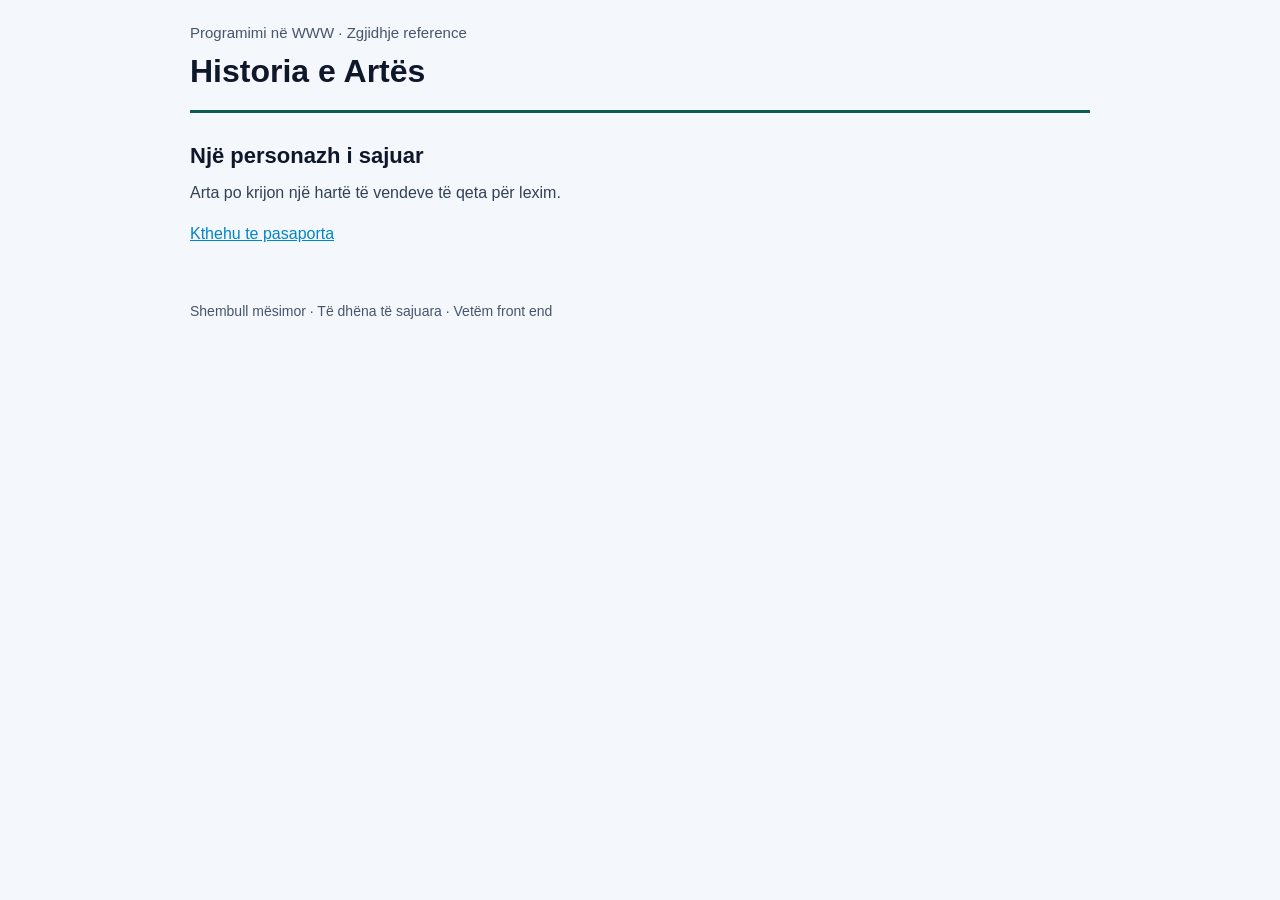
<file: index.html>
<!DOCTYPE html>
<html lang="sq">
<head>
    <meta charset="UTF-8">
    <meta name="viewport" content="width=device-width, initial-scale=1.0">
    <title>Historia e Artës</title>
    <link rel="stylesheet" href="style.css">
</head>
<body>

    <div class="container">
        <p class="header-top">Programimi në WWW &middot; Zgjidhje reference</p>
        <h1 class="main-title">Historia e Artës</h1>

        <hr class="divider">

        <main>
            <h2 class="section-title">Një personazh i sajuar</h2>
            <p class="text-content">Arta po krijon një hartë të vendeve të qeta për lexim.</p>

            <a href="pasaporta.html" class="content-link">Kthehu te pasaporta</a>
        </main>

        <p class="footer-text">Shembull mësimor &middot; Të dhëna të sajuara &middot; Vetëm front end</p>
    </div>

</body>
</html>
</file>
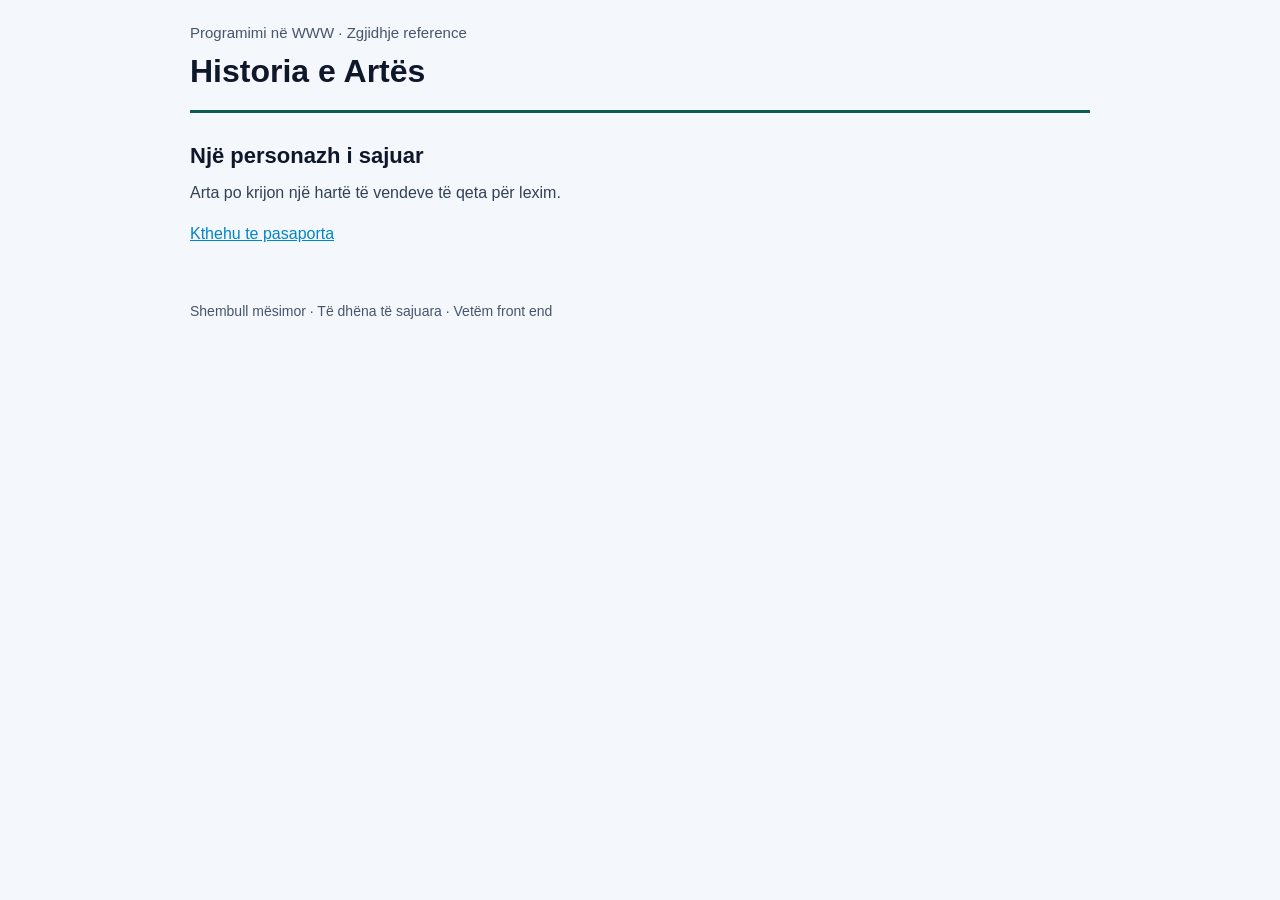
<file: Java I/index.html>
<!DOCTYPE html>
<html lang="sq">
<head>
    <meta charset="UTF-8">
    <meta name="viewport" content="width=device-width, initial-scale=1.0">
    <title>Historia e Artës</title>
    <link rel="stylesheet" href="style.css">
</head>
<body>

    <div class="container">
        <p class="header-top">Programimi në WWW &middot; Zgjidhje reference</p>
        <h1 class="main-title">Historia e Artës</h1>

        <hr class="divider">

        <main>
            <h2 class="section-title">Një personazh i sajuar</h2>
            <p class="text-content">Arta po krijon një hartë të vendeve të qeta për lexim.</p>

            <a href="rreth.html" class="content-link">Kthehu te pasaporta</a>
        </main>

        <p class="footer-text">Shembull mësimor &middot; Të dhëna të sajuara &middot; Vetëm front end</p>
    </div>

</body>
</html>
</file>
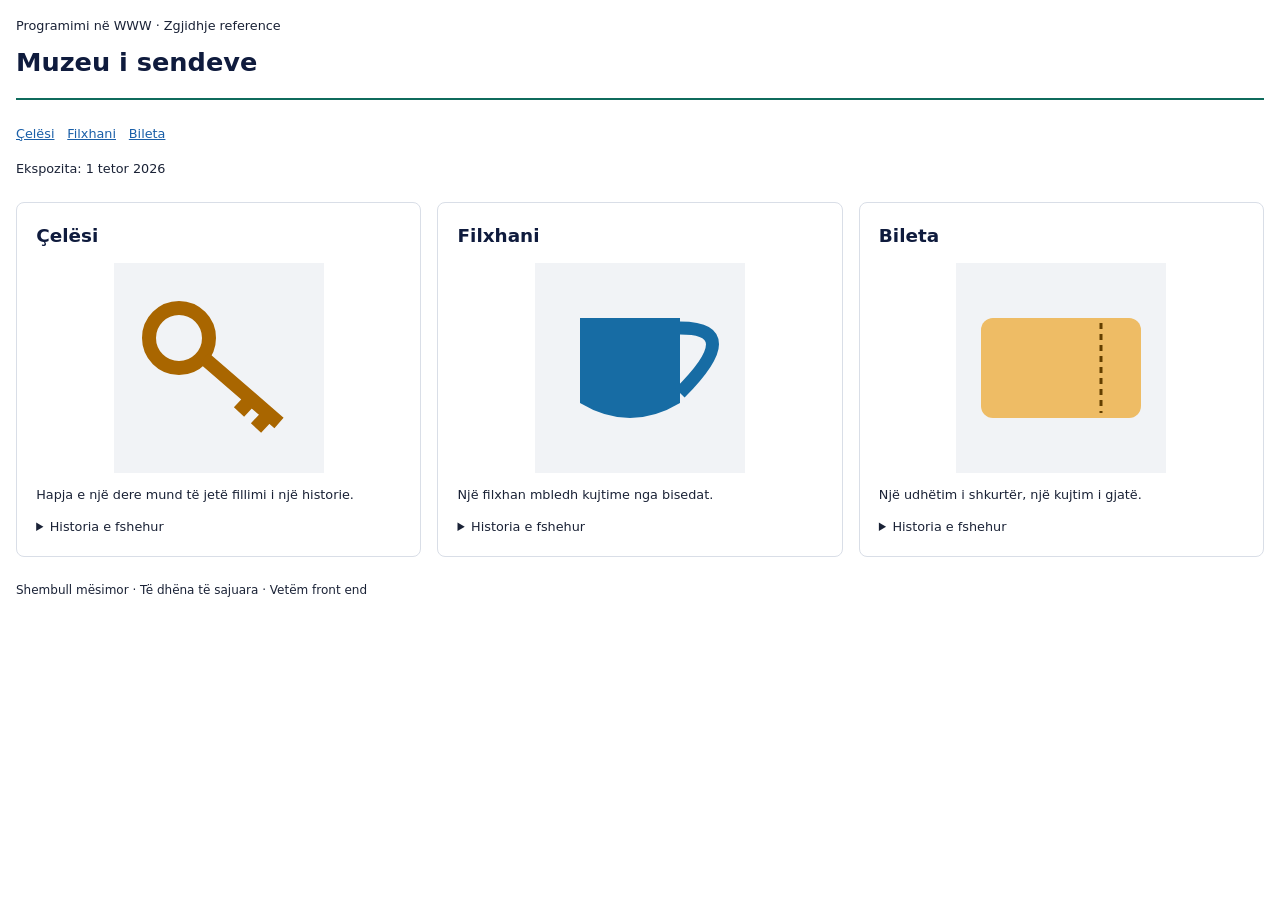
<file: Java II/index.html>
<!doctype html>
<html lang="sq">
  <head>
    <meta charset="UTF-8" />
    <meta name="viewport" content="width=device-width, initial-scale=1" />
    <title>Muzeu i sendeve të zakonshme</title>
    <link rel="stylesheet" href="style.css" />
  </head>
  <body>
    <a class="skip" href="#main">Kalo te përmbajtja</a>
    <header>
      <p>Programimi në WWW · Zgjidhje reference</p>
      <h1>Muzeu i sendeve</h1>
    </header>
    <nav aria-label="Seksionet">
      <a href="#celesi">Çelësi</a>
      <a href="#filxhani">Filxhani</a>
      <a href="#bileta">Bileta</a>
    </nav>
    <main id="main">
      <p class="expo">Ekspozita: <time datetime="2026-10-01">1 tetor 2026</time></p>

      <div class="cards">
        <article class="card" id="celesi">
          <h2>Çelësi</h2>
          <figure>
            <img src="celesi.svg" alt="Një çelës i vjetër me kokë të rrumbullakët" width="210" height="210" />
            <figcaption>Hapja e një dere mund të jetë fillimi i një historie.</figcaption>
          </figure>
          <details>
            <summary>Historia e fshehur</summary>
            <p>Ky çelës u gjet në një sirtar, pa e ditur askush çfarë dere hapte.</p>
          </details>
        </article>

        <article class="card" id="filxhani">
          <h2>Filxhani</h2>
          <figure>
            <img src="filxhani.svg" alt="Një filxhan blu me vesh" width="210" height="210" />
            <figcaption>Një filxhan mbledh kujtime nga bisedat.</figcaption>
          </figure>
          <details>
            <summary>Historia e fshehur</summary>
            <p>Çdo mëngjes ky filxhan ka qenë pjesë e bisedës së parë të ditës.</p>
          </details>
        </article>

        <article class="card" id="bileta">
          <h2>Bileta</h2>
          <figure>
            <img src="bileta.svg" alt="Një biletë e verdhë me vijë të ndërprerë" width="210" height="210" />
            <figcaption>Një udhëtim i shkurtër, një kujtim i gjatë.</figcaption>
          </figure>
          <details>
            <summary>Historia e fshehur</summary>
            <p>Kjo biletë u ruajt pas një udhëtimi të shkurtër që nuk u harrua kurrë.</p>
          </details>
        </article>
      </div>
    </main>
    <footer>Shembull mësimor · Të dhëna të sajuara · Vetëm front end</footer>
  </body>
</html>
</file>
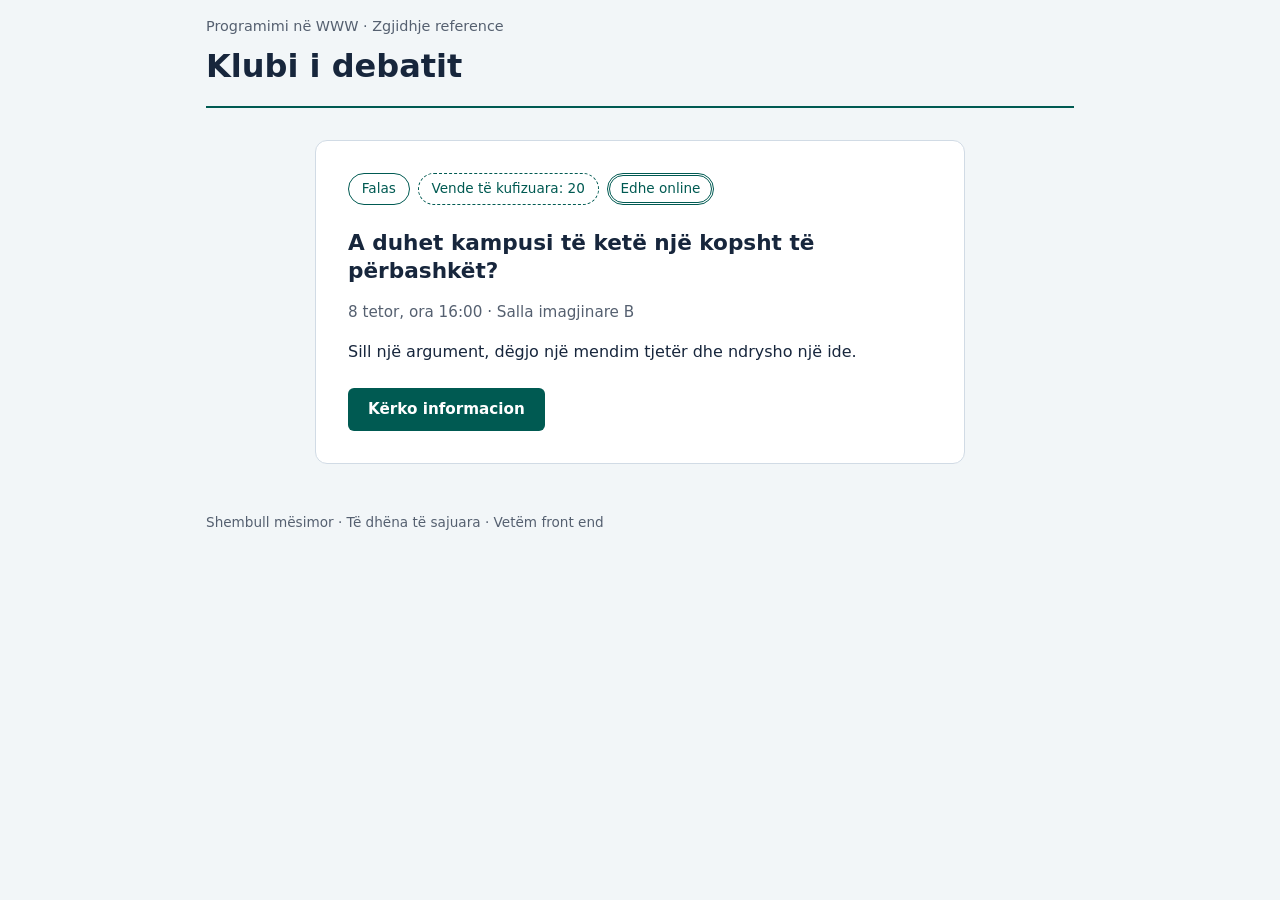
<file: Java III/index.html>
<!doctype html>
<html lang="sq">
  <head>
    <meta charset="UTF-8" />
    <meta name="viewport" content="width=device-width, initial-scale=1.0" />
    <title>Klinika e CSS: shpëto afishen</title>
    <link rel="stylesheet" href="style.css" />
  </head>
  <body>
    

    <header class="site-header">
      <p class="subtitle">Programimi në WWW · Zgjidhje reference</p>
      <h1 class="main-title">Klubi i debatit</h1>
    </header>

    <main id="main">
      <article class="poster-card">
        <!-- Tri etiketa të dallueshme edhe pa u bazuar te ngjyra -->
        <div class="tags-container">
          <span class="tag tag-free">Falas</span>
          <span class="tag tag-limited">Vende të kufizuara: 20</span>
          <span class="tag tag-online">Edhe online</span>
        </div>

        <h2 class="poster-title">
          A duhet kampusi të ketë një kopsht të përbashkët?
        </h2>

        <p class="poster-meta">
          8 tetor, ora 16:00 · Salla imagjinare B
        </p>

        <p class="poster-description">
          Sill një argument, dëgjo një mendim tjetër dhe ndrysho një ide.
        </p>

        <a href="#regjistrohu" class="btn-primary">Kërko informacion</a>
      </article>
    </main>

    <footer class="site-footer">
      Shembull mësimor · Të dhëna të sajuara · Vetëm front end
    </footer>
  </body>
</html>
</file>
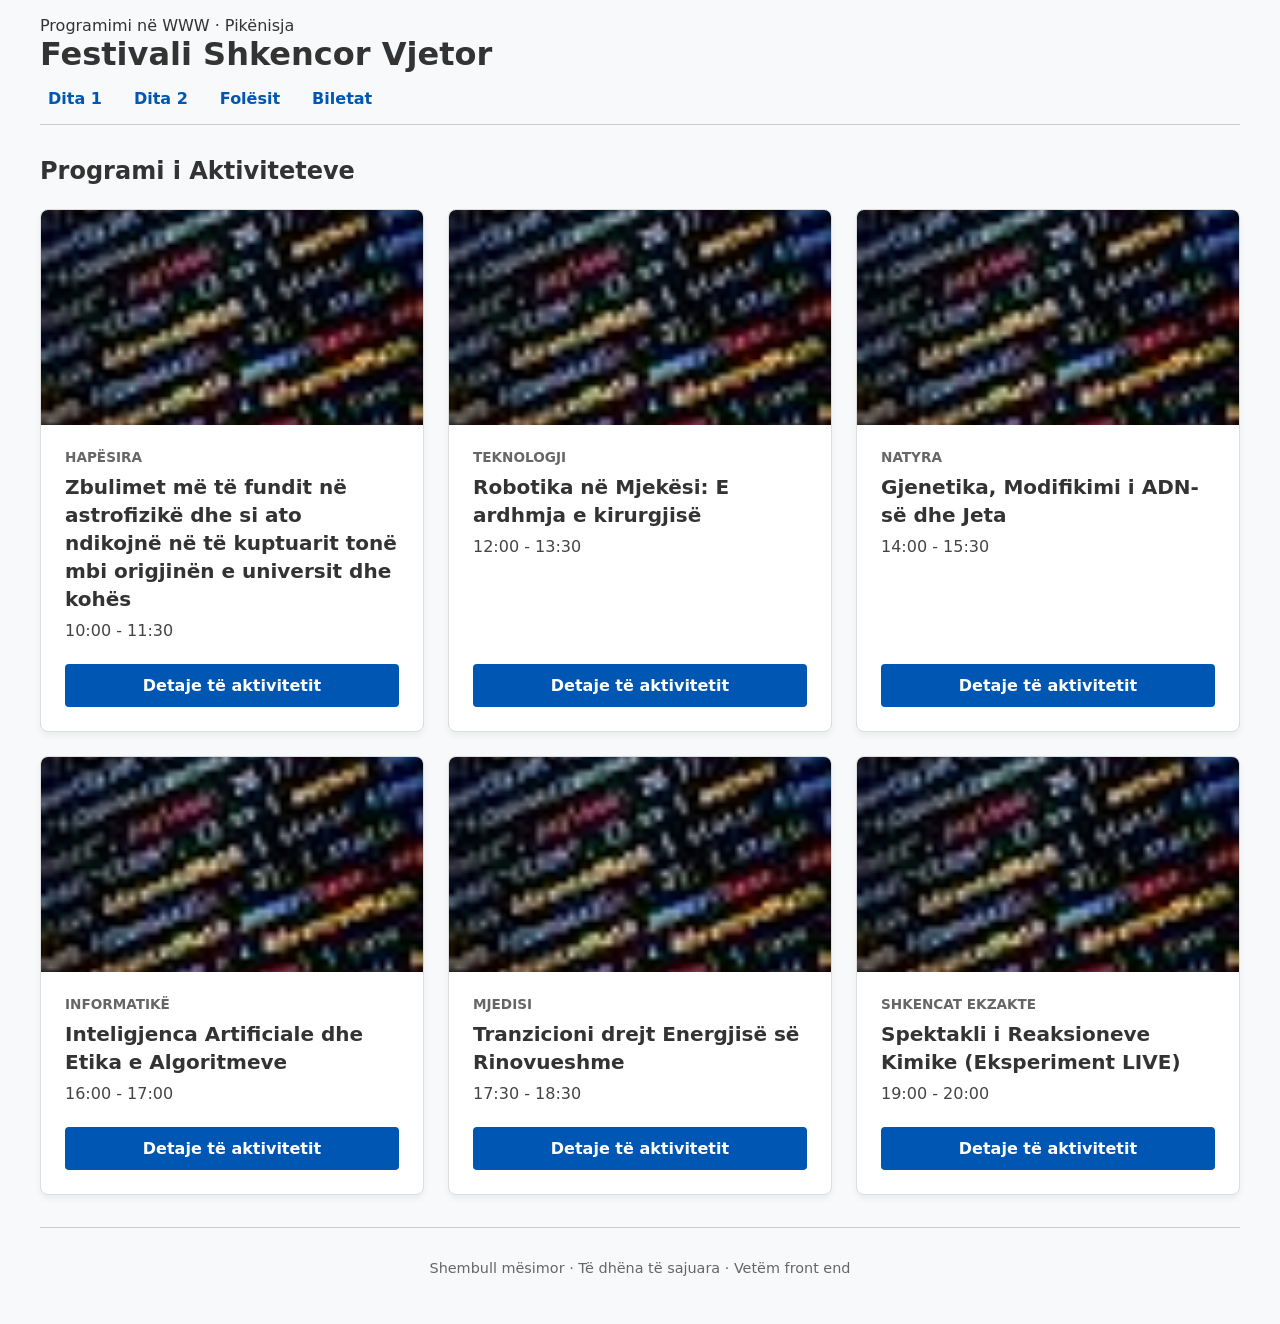
<file: Java IV/index.html>
<!doctype html>
<html lang="sq">
  <head>
    <meta charset="UTF-8" />
    <meta name="viewport" content="width=device-width, initial-scale=1" />
    <title>Festivali që përshtatet në çdo ekran</title>
    <link rel="stylesheet" href="style.css" />
  </head>
  <body>
    <a class="skip" href="#main">Kalo te përmbajtja</a>
    
    <header>
      <p>Programimi në WWW · Pikënisja</p>
      <h1>Festivali Shkencor Vjetor</h1>
      
      <!-- Menuja fleksibile -->
      <nav aria-label="Menuja Kryesore">
        <ul class="flex-menu">
          <li><a href="#dita1">Dita 1</a></li>
          <li><a href="#dita2">Dita 2</a></li>
          <li><a href="#folesit">Folësit</a></li>
          <li><a href="#biletat">Biletat</a></li>
        </ul>
      </nav>
    </header>

    <main id="main">
      <h2>Programi i Aktiviteteve</h2>
      
      <div class="grid-container">
        <!-- Karta 1 me titull të gjatë (100+ karaktere për sfidën) -->
        <article class="card">
          <img src="img.jpg" alt="Imazh">
          <div class="card-content">
            <span class="category">Hapësira</span>
            <h3>Zbulimet më të fundit në astrofizikë dhe si ato ndikojnë në të kuptuarit tonë mbi origjinën e universit dhe kohës</h3>
            <p class="time">10:00 - 11:30</p>
            <a href="#" class="btn">Detaje të aktivitetit</a>
          </div>
        </article>

        <!-- Karta 2 -->
        <article class="card">
          <img src="img.jpg" alt="Imazh">
          <div class="card-content">
            <span class="category">Teknologji</span>
            <h3>Robotika në Mjekësi: E ardhmja e kirurgjisë</h3>
            <p class="time">12:00 - 13:30</p>
            <a href="#" class="btn">Detaje të aktivitetit</a>
          </div>
        </article>

        <!-- Karta 3 -->
        <article class="card">
          <img src="img.jpg" alt="Imazh">
          <div class="card-content">
            <span class="category">Natyra</span>
            <h3>Gjenetika, Modifikimi i ADN-së dhe Jeta</h3>
            <p class="time">14:00 - 15:30</p>
            <a href="#" class="btn">Detaje të aktivitetit</a>
          </div>
        </article>

        <!-- Karta 4 -->
        <article class="card">
          <img src="img.jpg" alt="Imazh">
          <div class="card-content">
            <span class="category">Informatikë</span>
            <h3>Inteligjenca Artificiale dhe Etika e Algoritmeve</h3>
            <p class="time">16:00 - 17:00</p>
            <a href="#" class="btn">Detaje të aktivitetit</a>
          </div>
        </article>

        <!-- Karta 5 -->
        <article class="card">
          <img src="img.jpg" alt="Imazh">
          <div class="card-content">
            <span class="category">Mjedisi</span>
            <h3>Tranzicioni drejt Energjisë së Rinovueshme</h3>
            <p class="time">17:30 - 18:30</p>
            <a href="#" class="btn">Detaje të aktivitetit</a>
          </div>
        </article>

        <!-- Karta 6 -->
        <article class="card">
          <img src="img.jpg" alt="Imazh">
          <div class="card-content">
            <span class="category">Shkencat Ekzakte</span>
            <h3>Spektakli i Reaksioneve Kimike (Eksperiment LIVE)</h3>
            <p class="time">19:00 - 20:00</p>
            <a href="#" class="btn">Detaje të aktivitetit</a>
          </div>
        </article>
      </div>
    </main>

    <footer>Shembull mësimor · Të dhëna të sajuara · Vetëm front end</footer>
  </body>
</html>
</file>
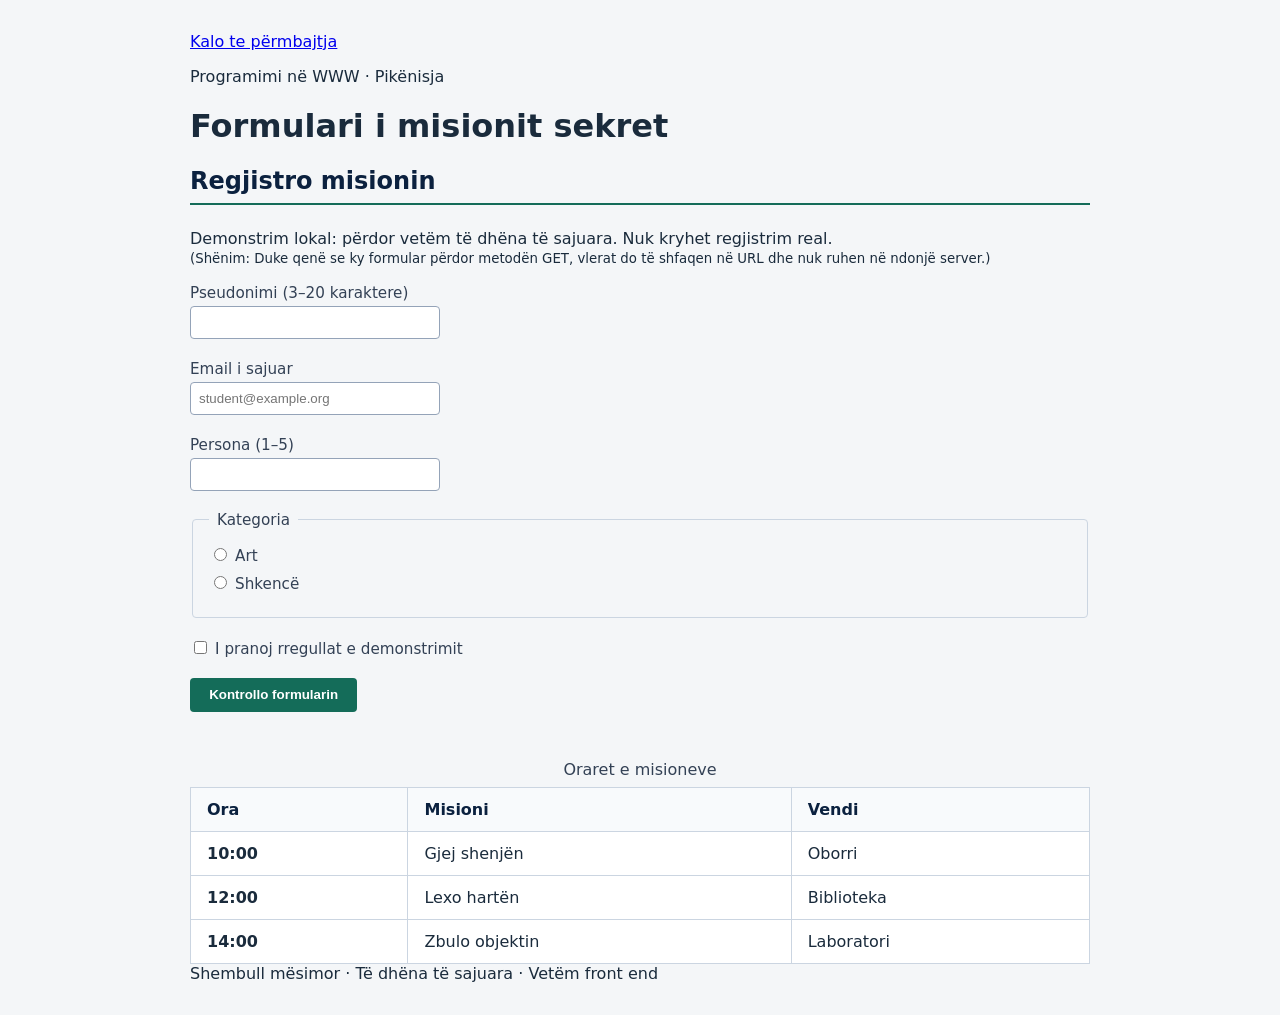
<file: Java V/index.html>
<!doctype html>
<html lang="sq">
  <head>
    <meta charset="UTF-8" />
    <meta name="viewport" content="width=device-width, initial-scale=1" />
    <title>Formulari i misionit sekret</title>
    <link rel="stylesheet" href="style.css" />
  </head>
  <body>
    <a class="skip" href="#main">Kalo te përmbajtja</a>
    <header>
      <p>Programimi në WWW · Pikënisja</p>
      <h1>Formulari i misionit sekret</h1>
    </header>
    <main id="main">
      <h2>Regjistro misionin</h2>
      <hr class="header-line">
      
      <p>Demonstrim lokal: përdor vetëm të dhëna të sajuara. Nuk kryhet regjistrim real. <br>
         <small>(Shënim: Duke qenë se ky formular përdor metodën GET, vlerat do të shfaqen në URL dhe nuk ruhen në ndonjë server.)</small>
      </p>

      <form action="pranuar.html" method="get">
        <div class="form-group">
          <label for="pseudonimi">Pseudonimi (3–20 karaktere)</label><br>
          <input type="text" id="pseudonimi" name="pseudonimi" minlength="3" maxlength="20" required>
        </div>

        <div class="form-group">
          <label for="email">Email i sajuar</label><br>
          <input type="email" id="email" name="email" placeholder="student@example.org" required>
        </div>

        <div class="form-group">
          <label for="persona">Persona (1–5)</label><br>
          <input type="number" id="persona" name="persona" min="1" max="5" required>
        </div>

        <fieldset class="form-group">
          <legend>Kategoria</legend>
          <div class="radio-group">
            <input type="radio" id="art" name="kategoria" value="Art" required>
            <label for="art">Art</label>
          </div>
          <div class="radio-group">
            <input type="radio" id="shkence" name="kategoria" value="Shkencë" required>
            <label for="shkence">Shkencë</label>
          </div>
        </fieldset>

        <div class="checkbox-group form-group">
          <input type="checkbox" id="rregullat" name="rregullat" required>
          <label for="rregullat">I pranoj rregullat e demonstrimit</label>
        </div>

        <button type="submit" class="btn-submit">Kontrollo formularin</button>
      </form>

      <table>
        <caption>Oraret e misioneve</caption>
        <thead>
          <tr>
            <th scope="col">Ora</th>
            <th scope="col">Misioni</th>
            <th scope="col">Vendi</th>
          </tr>
        </thead>
        <tbody>
          <tr>
            <td><strong>10:00</strong></td>
            <td>Gjej shenjën</td>
            <td>Oborri</td>
          </tr>
          <tr>
            <td><strong>12:00</strong></td>
            <td>Lexo hartën</td>
            <td>Biblioteka</td>
          </tr>
          <tr>
            <td><strong>14:00</strong></td>
            <td>Zbulo objektin</td>
            <td>Laboratori</td>
          </tr>
        </tbody>
      </table>
    </main>
    <footer>Shembull mësimor · Të dhëna të sajuara · Vetëm front end</footer>
  </body>
</html>
</file>
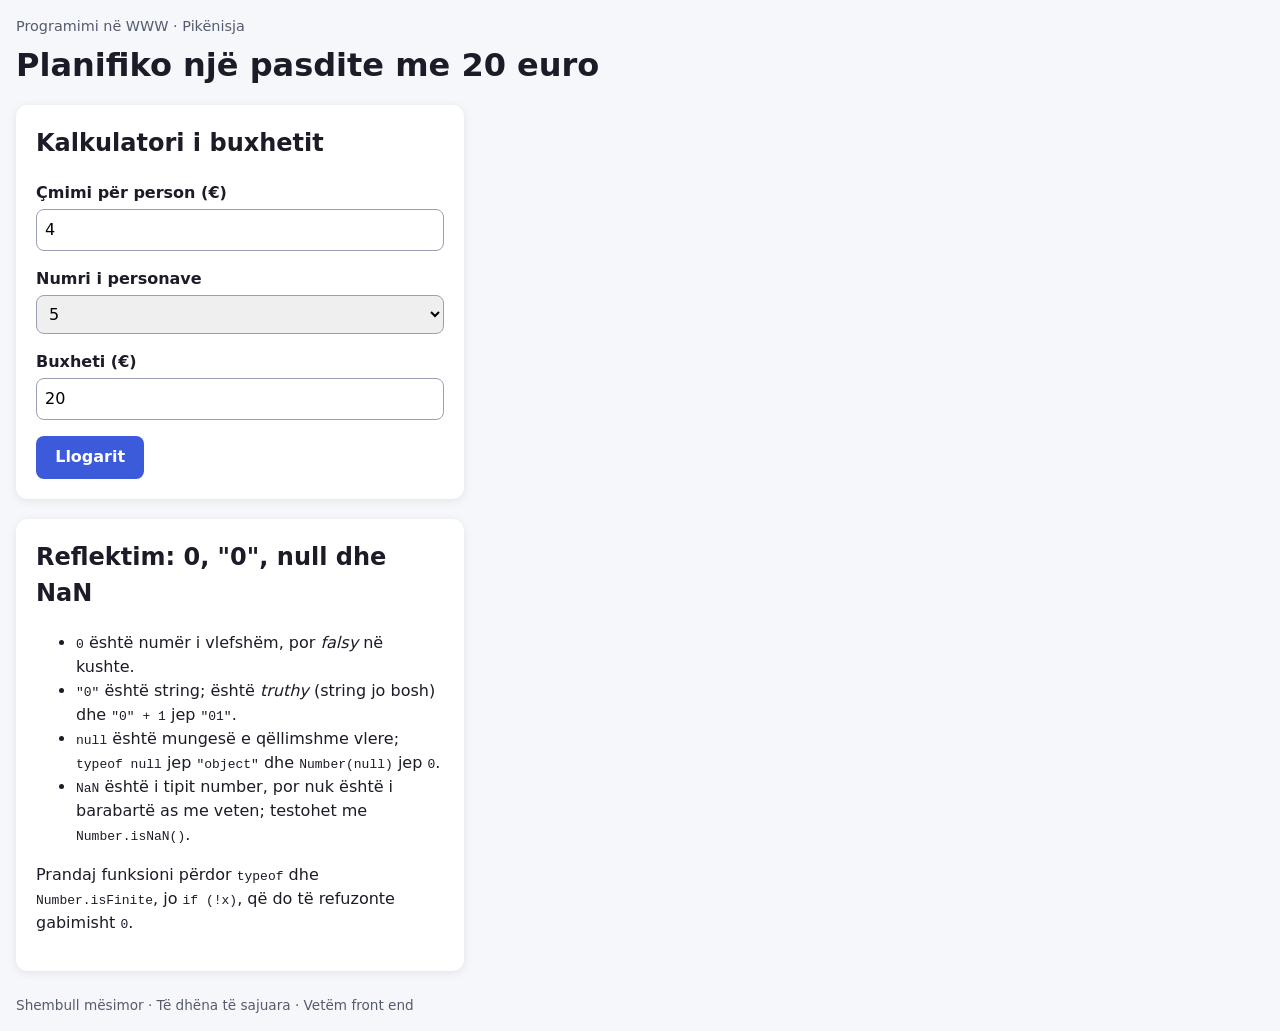
<file: Java VI/index.html>
<!doctype html>
<html lang="sq">
  <head>
    <meta charset="UTF-8" />
    <meta name="viewport" content="width=device-width, initial-scale=1" />
    <title>Planifiko një pasdite me 20 euro</title>
    <link rel="stylesheet" href="style.css" />
  </head>
  <body>
    <a class="skip" href="#main">Kalo te përmbajtja</a>
    <header>
      <p>Programimi në WWW · Pikënisja</p>
      <h1>Planifiko një pasdite me 20 euro</h1>
    </header>
    <main id="main">
      <h2>Kalkulatori i buxhetit</h2>
      <form id="forma" novalidate>
        <div class="fushe">
          <label for="cmimi">Çmimi për person (€)</label>
          <input id="cmimi" type="number" step="0.01" min="0" value="4" />
        </div>
        <div class="fushe">
          <label for="persona">Numri i personave</label>
          <select id="persona">
            <option>1</option>
            <option>2</option>
            <option>3</option>
            <option>4</option>
            <option selected>5</option>
          </select>
        </div>
        <div class="fushe">
          <label for="buxheti">Buxheti (€)</label>
          <input id="buxheti" type="number" step="0.01" min="0" value="20" />
        </div>
        <button type="submit">Llogarit</button>
      </form>

      <section id="rezultati" aria-live="polite" hidden></section>
    </main>

    <section class="reflektim">
      <h2>Reflektim: 0, "0", null dhe NaN</h2>
      <ul>
        <li><code>0</code> është numër i vlefshëm, por <em>falsy</em> në kushte.</li>
        <li><code>"0"</code> është string; është <em>truthy</em> (string jo bosh) dhe <code>"0" + 1</code> jep <code>"01"</code>.</li>
        <li><code>null</code> është mungesë e qëllimshme vlere; <code>typeof null</code> jep <code>"object"</code> dhe <code>Number(null)</code> jep <code>0</code>.</li>
        <li><code>NaN</code> është i tipit number, por nuk është i barabartë as me veten; testohet me <code>Number.isNaN()</code>.</li>
      </ul>
      <p>Prandaj funksioni përdor <code>typeof</code> dhe <code>Number.isFinite</code>, jo <code>if (!x)</code>, që do të refuzonte gabimisht <code>0</code>.</p>
    </section>

    <footer>Shembull mësimor · Të dhëna të sajuara · Vetëm front end</footer>

    <script type="module">
      import { llogarit, ekzekutoTestet } from "./logjika.js";

      const forma = document.getElementById("forma");
      const rezultati = document.getElementById("rezultati");
      const euro = (x) => x.toFixed(2) + " €"; // vetëm për shfaqje

      ekzekutoTestet(); // shih rezultatin në konsolë (F12)

      forma.addEventListener("submit", (e) => {
        e.preventDefault();
        const r = llogarit(
          document.getElementById("cmimi").valueAsNumber,
          Number(document.getElementById("persona").value),
          document.getElementById("buxheti").valueAsNumber
        );

        rezultati.hidden = false;
        if (!r.ok) {
          rezultati.className = "keq";
          rezultati.textContent = r.error;
          return;
        }
        rezultati.className = r.brenda ? "mire" : "keq";
        rezultati.innerHTML = `
          <p><strong>${r.brenda ? "Futesh në buxhet." : "Tejkalon buxhetin."}</strong></p>
          <p>Totali: ${euro(r.total)}</p>
          <p>${r.mbetja >= 0 ? "Të mbeten" : "Të mungojnë"}: ${euro(Math.abs(r.mbetja))}</p>`;
      });
    </script>
  </body>
</html>
</file>
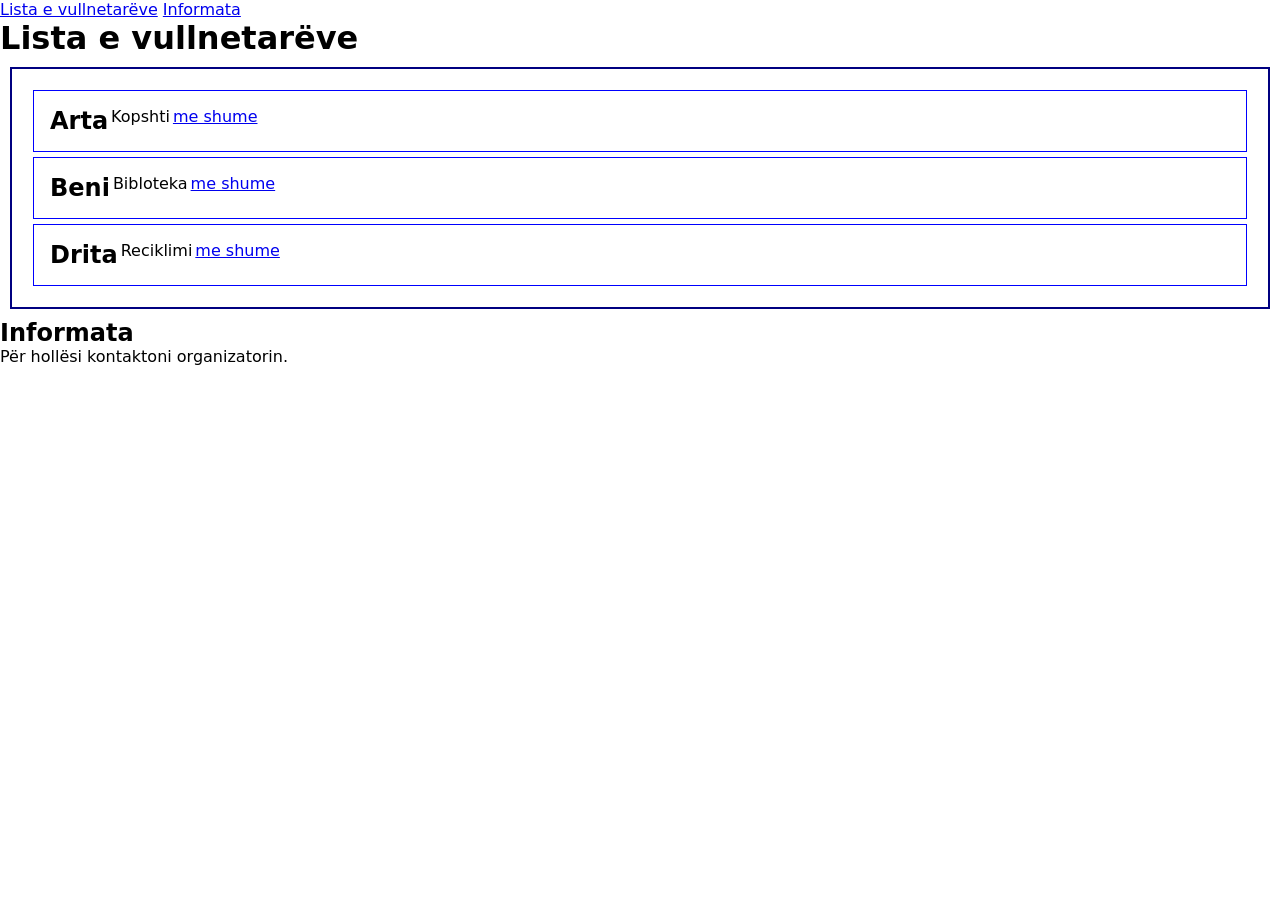
<file: XIV/Prova/index.html>
<!doctype html>
<html lang="sq">
<head>
  <meta charset="UTF-8">
  <meta name="viewport" content="width=device-width,initial-scale=1">
  <title>Lista e vullnetarëve</title>
  <link rel="stylesheet" href="style.css">
</head>
<body>
  <nav><a href="#anetaret">Lista e vullnetarëve</a> <a href="#kontakti">Informata</a></nav>
  <main>
    <h1>Lista e vullnetarëve</h1>
    <section id="anetaret" class="members" aria-label="Lista e vullnetarëve">
      <!-- TODO: tri article; secili ka h2, p dhe lidhjen Më shumë. -->
       <article>
        <h2>Arta</h2>
        <p>Kopshti</p>
        <a href="#kontakti">me shume</a>
       </article>
       <article>
        <h2>Beni</h2>
        <p>Bibloteka</p>
        <a href="#kontakti">me shume</a>
       </article>
       <article>
        <h2>Drita</h2>
        <p>Reciklimi</p>
        <a href="#kontakti">me shume</a>
       </article>
    </section>
    <section id="kontakti">
      <h2>Informata</h2>
      <p>Për hollësi kontaktoni organizatorin.</p>
    </section>
  </main>
</body>
</html>
</file>
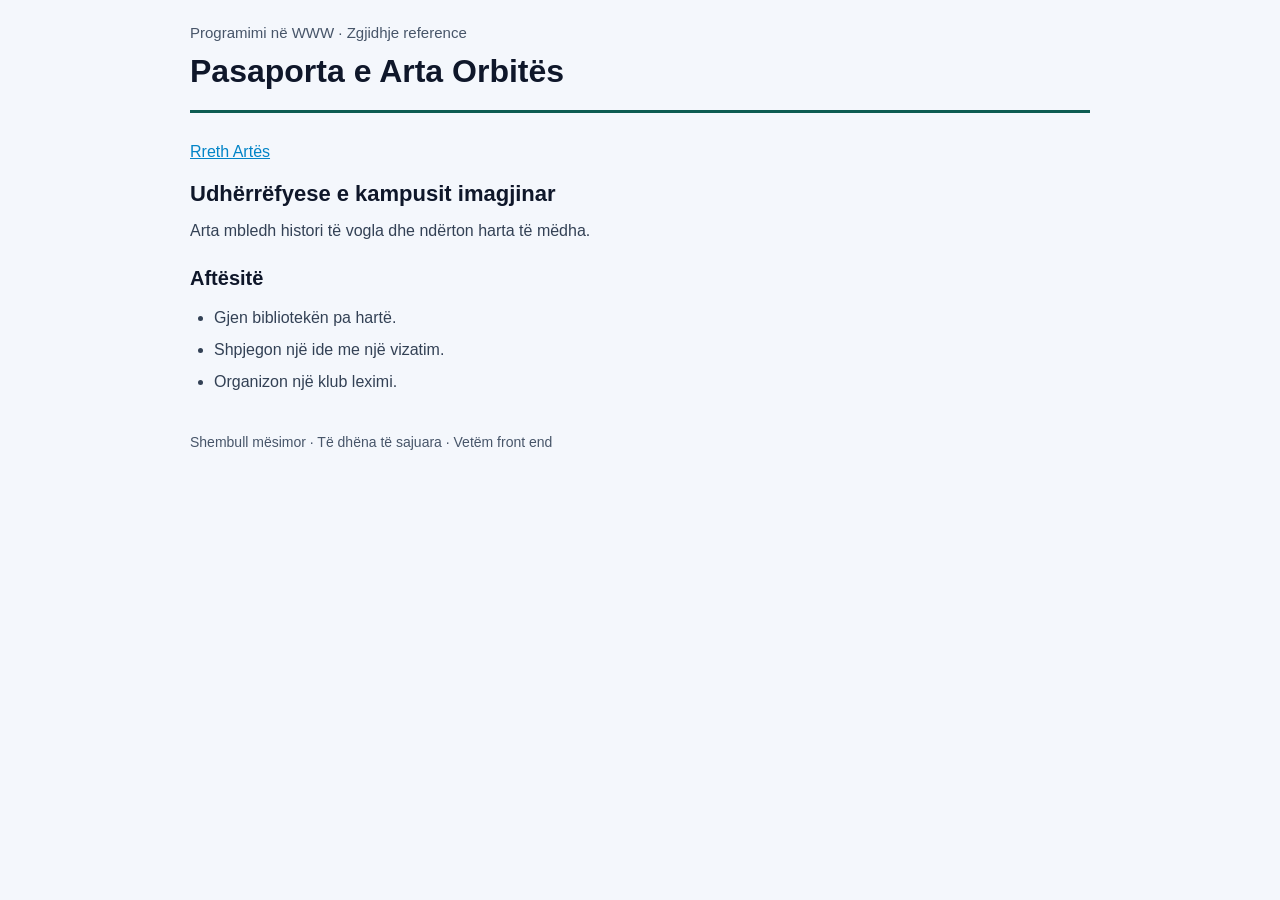
<file: rreth.html>
<!DOCTYPE html>
<html lang="sq">
<head>
    <meta charset="UTF-8">
    <meta name="viewport" content="width=device-width, initial-scale=1.0">
    <title>Pasaporta e Arta Orbitës</title>
    <link rel="stylesheet" href="style.css">
</head>
<body>

    <div class="container">
        <p class="header-top">Programimi në WWW &middot; Zgjidhje reference</p>
        <h1 class="main-title">Pasaporta e Arta Orbitës</h1>

        <hr class="divider">

        <main>
            <a href="historia.html" class="content-link">Rreth Artës</a>

            <h2 class="section-title">Udhërrëfyese e kampusit imagjinar</h2>
            <p class="text-content">Arta mbledh histori të vogla dhe ndërton harta të mëdha.</p>

            <h3 class="sub-title">Aftësitë</h3>
            <ul class="skills-list">
                <li>Gjen bibliotekën pa hartë.</li>
                <li>Shpjegon një ide me një vizatim.</li>
                <li>Organizon një klub leximi.</li>
            </ul>
        </main>

        <p class="footer-text">Shembull mësimor &middot; Të dhëna të sajuara &middot; Vetëm front end</p>
    </div>

</body>
</html>
</file>
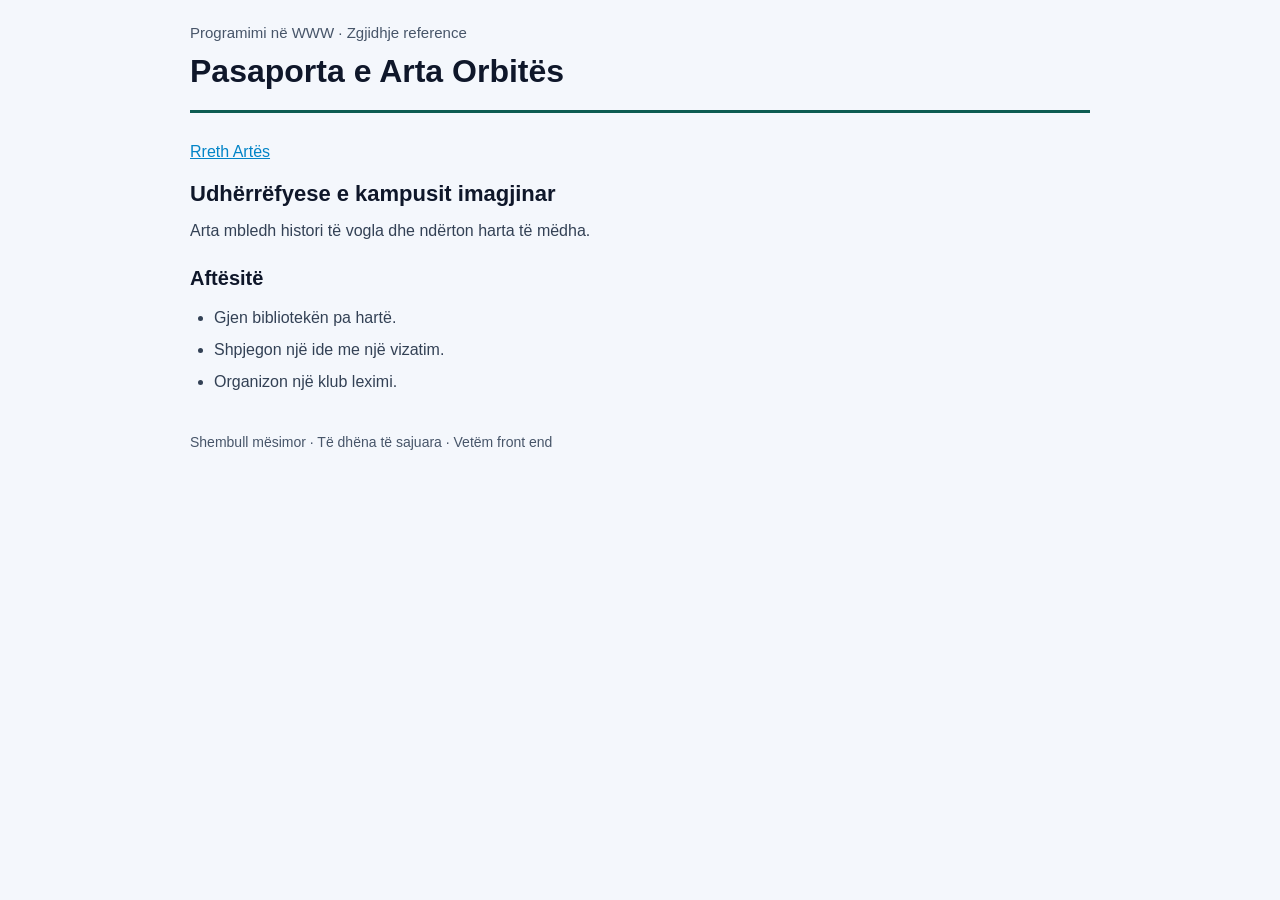
<file: Java I/rreth.html>
<!DOCTYPE html>
<html lang="sq">
<head>
    <meta charset="UTF-8">
    <meta name="viewport" content="width=device-width, initial-scale=1.0">
    <title>Pasaporta e Arta Orbitës</title>
    <link rel="stylesheet" href="style.css">
</head>
<body>

    <div class="container">
        <p class="header-top">Programimi në WWW &middot; Zgjidhje reference</p>
        <h1 class="main-title">Pasaporta e Arta Orbitës</h1>

        <hr class="divider">

        <main>
            <a href="index.html" class="content-link">Rreth Artës</a>

            <h2 class="section-title">Udhërrëfyese e kampusit imagjinar</h2>
            <p class="text-content">Arta mbledh histori të vogla dhe ndërton harta të mëdha.</p>

            <h3 class="sub-title">Aftësitë</h3>
            <ul class="skills-list">
                <li>Gjen bibliotekën pa hartë.</li>
                <li>Shpjegon një ide me një vizatim.</li>
                <li>Organizon një klub leximi.</li>
            </ul>
        </main>

        <p class="footer-text">Shembull mësimor &middot; Të dhëna të sajuara &middot; Vetëm front end</p>
    </div>

</body>
</html>
</file>
<file: style.css>
* {
    box-sizing: border-box;
    margin: 0;
    padding: 0;
}

body {
    font-family: -apple-system, BlinkMacSystemFont, "Segoe UI", Roboto, Helvetica, Arial, sans-serif;
    background-color: #f4f7fc;
    color: #1e293b;
    padding: 24px;
    min-height: 100vh;
}

.container {
    max-width: 900px;
    margin: 0 auto;
}

.header-top {
    color: #475569;
    font-size: 15px;
    margin-bottom: 12px;
}

.main-title {
    font-size: 32px;
    font-weight: 800;
    color: #0f172a;
    margin-bottom: 20px;
}

.divider {
    border: none;
    height: 3px;
    background-color: #0d5c52;
    margin-bottom: 30px;
    width: 100%;
}

.content-link {
    color: #0284c7;
    text-decoration: underline;
    font-size: 16px;
    display: inline-block;
    margin-bottom: 20px;
}

.section-title {
    font-size: 22px;
    font-weight: 700;
    color: #0f172a;
    margin-bottom: 12px;
}

.text-content {
    font-size: 16px;
    color: #334155;
    margin-bottom: 20px;
    line-height: 1.5;
}

.sub-title {
    font-size: 20px;
    font-weight: 700;
    color: #0f172a;
    margin-top: 24px;
    margin-bottom: 16px;
}

.skills-list {
    padding-left: 24px;
    margin-bottom: 40px;
}

.skills-list li {
    font-size: 16px;
    color: #334155;
    margin-bottom: 8px;
    line-height: 1.5;
}

.footer-text {
    color: #475569;
    font-size: 14px;
    margin-top: 40px;
}
</file>
<file: Java I/style.css>
* {
    box-sizing: border-box;
    margin: 0;
    padding: 0;
}

body {
    font-family: -apple-system, BlinkMacSystemFont, "Segoe UI", Roboto, Helvetica, Arial, sans-serif;
    background-color: #f4f7fc;
    color: #1e293b;
    padding: 24px;
    min-height: 100vh;
}

.container {
    max-width: 900px;
    margin: 0 auto;
}

.header-top {
    color: #475569;
    font-size: 15px;
    margin-bottom: 12px;
}

.main-title {
    font-size: 32px;
    font-weight: 800;
    color: #0f172a;
    margin-bottom: 20px;
}

.divider {
    border: none;
    height: 3px;
    background-color: #0d5c52;
    margin-bottom: 30px;
    width: 100%;
}

.content-link {
    color: #0284c7;
    text-decoration: underline;
    font-size: 16px;
    display: inline-block;
    margin-bottom: 20px;
}

.section-title {
    font-size: 22px;
    font-weight: 700;
    color: #0f172a;
    margin-bottom: 12px;
}

.text-content {
    font-size: 16px;
    color: #334155;
    margin-bottom: 20px;
    line-height: 1.5;
}

.sub-title {
    font-size: 20px;
    font-weight: 700;
    color: #0f172a;
    margin-top: 24px;
    margin-bottom: 16px;
}

.skills-list {
    padding-left: 24px;
    margin-bottom: 40px;
}

.skills-list li {
    font-size: 16px;
    color: #334155;
    margin-bottom: 8px;
    line-height: 1.5;
}

.footer-text {
    color: #475569;
    font-size: 14px;
    margin-top: 40px;
}
</file>
<file: Java II/style.css>
* {
  box-sizing: border-box;
}
body {
  font-family: system-ui, sans-serif;
  margin: 1rem;
  color: #1a2236;
  background: #fff;
  line-height: 1.5;
}
.skip {
  position: absolute;
  left: -999px;
}
.skip:focus {
  left: 1rem;
  top: 1rem;
  background: #fff;
  padding: 0.5rem;
}
header p {
  margin: 0 0 0.5rem;
  font-size: 0.8rem;
}
h1 {
  margin: 0;
  padding-bottom: 1rem;
  font-size: 1.6rem;
  color: #0f1b3d;
  border-bottom: 2px solid #0f6b5c;
}
nav {
  display: flex;
  gap: 0.8rem;
  margin: 1.5rem 0 1rem;
  font-size: 0.8rem;
}
nav a {
  color: #1a5fa8;
}
.expo {
  font-size: 0.8rem;
  margin: 0 0 1.5rem;
}
.cards {
  display: grid;
  grid-template-columns: repeat(auto-fit, minmax(220px, 1fr));
  gap: 1rem;
}
.card {
  border: 1px solid #d9dee7;
  border-radius: 8px;
  padding: 1.2rem;
  font-size: 0.8rem;
}
.card h2 {
  margin: 0 0 0.8rem;
  font-size: 1.15rem;
  color: #0f1b3d;
}
figure {
  margin: 0;
  text-align: center;
}
figure img {
  display: block;
  width: 100%;
  max-width: 210px;
  height: auto;
  margin: 0 auto 0.8rem;
  background: #f1f3f6;
}
figcaption {
  text-align: left;
  margin-bottom: 0.8rem;
}
summary {
  cursor: pointer;
}
details p {
  margin: 0.5rem 0 0;
}
footer {
  margin-top: 1.5rem;
  font-size: 0.75rem;
}
</file>
<file: Java III/style.css>
/* Box Model global me border-box */
* {
  box-sizing: border-box;
  margin: 0;
  padding: 0;
}

body {
  font-family: system-ui, -apple-system, BlinkMacSystemFont, "Segoe UI", Roboto, sans-serif;
  background-color: #f2f6f8;
  color: #17263c;
  line-height: 1.5;
  padding: 1rem;
  max-width: 900px;
  margin: 0 auto;
}

/* Skip Link për Aksesueshmëri */
.skip {
  position: absolute;
  top: -100px;
  left: 0;
  background: #005a52;
  color: #ffffff;
  padding: 0.5rem 1rem;
  z-index: 100;
  text-decoration: none;
  border-radius: 6px;
}

.skip:focus {
  top: 0.5rem;
  left: 0.5rem;
}

/* Header */
.site-header {
  margin-bottom: 2rem;
  padding-bottom: 1rem;
  border-bottom: 2px solid #005a52;
}

.subtitle {
  font-size: 0.9rem;
  color: #556070;
}

.main-title {
  font-size: 2rem;
  color: #17263c;
  margin-top: 0.25rem;
}

/* Poster Card */
.poster-card {
  background-color: #ffffff;
  border: 1px solid #d1dbe5;
  border-radius: 12px;
  padding: 2rem;
  width: 100%;
  max-width: 650px;
  margin: 0 auto;
}

/* Etiketat - Përdorim linja solid, dashed dhe inner outline për dallim pa u bazuar te ngjyra */
.tags-container {
  display: flex;
  flex-wrap: wrap;
  gap: 0.5rem;
  margin-bottom: 1.5rem;
}

.tag {
  display: inline-block;
  padding: 0.3rem 0.8rem;
  font-size: 0.85rem;
  font-weight: 500;
  color: #005a52;
  border-radius: 20px;
  background-color: transparent;
}

/* 1. Falas: Kornizë e plotë (Solid) */
.tag-free {
  border: 1.5px solid #005a52;
}

/* 2. Vende të kufizuara: Kornizë me ndërprerje (Dashed) */
.tag-limited {
  border: 1.5px dashed #005a52;
}

/* 3. Edhe online: Kornizë me vije të dyfishtë / offset outline */
.tag-online {
  border: 1.5px solid #005a52;
  outline: 1px solid #005a52;
  outline-offset: -3px;
}

/* Përmbajtja e afishes */
.poster-title {
  font-size: 1.35rem;
  font-weight: 700;
  color: #17263c;
  margin-bottom: 1rem;
  line-height: 1.3;
}

.poster-meta {
  font-size: 0.95rem;
  color: #556070;
  margin-bottom: 1rem;
}

.poster-description {
  font-size: 1rem;
  color: #17263c;
  margin-bottom: 1.5rem;
}

/* Bouton / Lidhja e regjistrimit */
.btn-primary {
  display: inline-block;
  background-color: #005a52;
  color: #ffffff;
  padding: 0.65rem 1.25rem;
  border-radius: 6px;
  text-decoration: none;
  font-weight: 600;
  font-size: 0.95rem;
  transition: background-color 0.2s ease;
}

.btn-primary:hover {
  background-color: #00423c;
}

/* Gjendje e dukshme focus-visible për navigim me Tab */
a:focus-visible,
button:focus-visible {
  outline: 3px solid #005a52;
  outline-offset: 3px;
}

/* Footer */
.site-footer {
  margin-top: 3rem;
  font-size: 0.85rem;
  color: #556070;
}
</file>
<file: Java IV/style.css>
/* Reset themelor për të përshtatur dimensionet */
* {
  box-sizing: border-box;
  margin: 0;
  padding: 0;
}

body {
  font-family: system-ui, sans-serif;
  margin: 1rem;
  background-color: #f7f9fa;
  color: #333;
}

/* Kalo te përmbajtja (Për aksesueshmëri) */
.skip {
  position: absolute;
  top: -40px;
  left: 0;
  background: #000;
  color: white;
  padding: 8px;
  z-index: 100;
}
.skip:focus {
  top: 0;
}

/* Struktura qendrore */
header, main, footer {
  max-width: 1200px;
  margin: 0 auto;
}

header {
  margin-bottom: 2rem;
  padding-bottom: 1rem;
  border-bottom: 1px solid #ccc;
}

/* Menuja Fleksibile */
.flex-menu {
  display: flex;
  flex-wrap: wrap;
  gap: 1rem;
  list-style: none;
  margin-top: 1rem;
}

.flex-menu a {
  text-decoration: none;
  color: #0056b3;
  font-weight: 600;
  padding: 0.5rem;
}

.flex-menu a:hover,
.flex-menu a:focus {
  text-decoration: underline;
  background-color: #e2e8f0;
  border-radius: 4px;
}

main h2 {
  margin-bottom: 1.5rem;
}

/* ======= GRID SISTEMI (Media Queries) ======= */
.grid-container {
  display: grid;
  grid-template-columns: 1fr; /* Default: Nën 600px - 1 kolonë */
  gap: 1.5rem;
  margin-bottom: 2rem;
}

/* Për pajisje tablet (600px deri 899px) - 2 kolona */
@media (min-width: 600px) {
  .grid-container {
    grid-template-columns: repeat(2, 1fr);
  }
}

/* Për ekrane të gjera (900px e sipër) - 3 kolona */
@media (min-width: 900px) {
  .grid-container {
    grid-template-columns: repeat(3, 1fr);
  }
}

/* ======= STILIMI I KARTËS ======= */
.card {
  display: flex;
  flex-direction: column;
  background: #fff;
  border: 1px solid #ddd;
  border-radius: 8px;
  overflow: hidden; /* Parandalon që elementet të dalin nga korniza */
  box-shadow: 0 4px 6px rgba(0, 0, 0, 0.05);
  height: 100%; /* Siguron që të gjitha kartat në një rresht të Grid jenë njëlloj të larta */
}

/* Imazhi fleksibël */
.card img {
  max-width: 100%;
  height: auto;
  object-fit: cover;
  aspect-ratio: 16 / 9;
  display: block;
}

/* Përmbajtja rritet (flex-grow) për ta mbajtur butonin në fund */
.card-content {
  padding: 1.5rem;
  display: flex;
  flex-direction: column;
  flex-grow: 1; 
}

.category {
  font-size: 0.85rem;
  text-transform: uppercase;
  color: #666;
  font-weight: 700;
  margin-bottom: 0.5rem;
}

.card h3 {
  font-size: 1.25rem;
  margin-bottom: 0.5rem;
  line-height: 1.4;
  /* Siguron që fjalët shumë të gjata apo titujt +100 karaktere të mos prishin lartësinë / layout-in */
  overflow-wrap: break-word;
  word-wrap: break-word;
}

.time {
  font-weight: 500;
  color: #444;
  margin-bottom: 1.5rem;
}

/* Butoni gjithmonë poshtë (margin-top: auto) */
.btn {
  margin-top: auto;
  display: inline-block;
  background-color: #0056b3;
  color: #fff;
  text-decoration: none;
  padding: 0.75rem 1rem;
  text-align: center;
  border-radius: 4px;
  font-weight: bold;
  transition: background-color 0.2s;
}

.btn:hover,
.btn:focus {
  background-color: #004494;
}

footer {
  text-align: center;
  padding: 2rem 0;
  border-top: 1px solid #ccc;
  font-size: 0.9rem;
  color: #666;
  margin-top: 2rem;
}
</file>
<file: Java V/style.css>
/* Stilizimi i përgjithshëm */
* {
  box-sizing: border-box;
}

body {
  font-family: system-ui, -apple-system, sans-serif;
  margin: 2rem auto;
  max-width: 900px;
  background-color: #f4f6f8;
  color: #1a2b3c;
}

h2 {
  color: #0b213f;
  margin-bottom: 0.5rem;
}

.header-line {
  border: 0;
  border-top: 2px solid #146c59;
  margin-bottom: 1.5rem;
}

/* Stilizimi i formularit */
.form-group {
  margin-bottom: 1.25rem;
}

label {
  font-size: 0.95rem;
  color: #334155;
}

input[type="text"],
input[type="email"],
input[type="number"] {
  width: 250px;
  padding: 0.5rem;
  margin-top: 0.25rem;
  border: 1px solid #94a3b8;
  border-radius: 4px;
  background-color: #ffffff;
}

fieldset {
  border: 1px solid #cbd5e1;
  border-radius: 4px;
  padding: 1rem;
  margin-top: 1rem;
}

legend {
  color: #334155;
  padding: 0 0.5rem;
  font-size: 0.95rem;
}

.radio-group {
  margin-bottom: 0.5rem;
}

.checkbox-group {
  margin-top: 1rem;
}

.btn-submit {
  background-color: #146c59;
  color: #ffffff;
  border: none;
  padding: 0.6rem 1.2rem;
  border-radius: 4px;
  font-weight: 600;
  cursor: pointer;
  margin-bottom: 2rem;
}

.btn-submit:hover {
  background-color: #0f5243;
}

/* Stilizimi i tabelës */
table {
  width: 100%;
  border-collapse: collapse;
  margin-top: 1rem;
  background-color: #ffffff;
}

caption {
  margin-bottom: 0.5rem;
  color: #334155;
}

table, th, td {
  border: 1px solid #cbd5e1;
}

th, td {
  padding: 0.75rem 1rem;
  text-align: left;
}

th {
  background-color: #f8fafc;
  color: #0b213f;
}
</file>
<file: Java VI/style.css>
* {
  box-sizing: border-box;
}
body {
  font-family: system-ui, sans-serif;
  margin: 1rem;
  line-height: 1.5;
  color: #1c1c28;
  background: #f6f7fb;
}
.skip {
  position: absolute;
  left: -999px;
}
.skip:focus {
  left: 1rem;
  top: 1rem;
  background: #fff;
  padding: 0.5rem;
}
header p {
  margin: 0;
  color: #555b6e;
  font-size: 0.9rem;
}
h1 {
  margin: 0.2rem 0 1rem;
}
main {
  max-width: 28rem;
  background: #fff;
  padding: 1.25rem;
  border-radius: 12px;
  box-shadow: 0 2px 10px rgb(0 0 0 / 8%);
}
h2 {
  margin-top: 0;
}
.fushe {
  display: flex;
  flex-direction: column;
  margin-bottom: 1rem;
}
label {
  font-weight: 600;
  margin-bottom: 0.25rem;
}
input,
select {
  font: inherit;
  padding: 0.5rem;
  border: 1px solid #9aa0b4;
  border-radius: 8px;
}
button {
  font: inherit;
  font-weight: 600;
  padding: 0.6rem 1.2rem;
  border: 0;
  border-radius: 8px;
  background: #3b5bdb;
  color: #fff;
  cursor: pointer;
}
button:hover {
  background: #2f49b3;
}
:focus-visible {
  outline: 3px solid #f59f00;
  outline-offset: 2px;
}
#rezultati {
  margin-top: 1.25rem;
  padding: 1rem;
  border-radius: 8px;
  border-left: 6px solid;
}
#rezultati.mire {
  background: #ebfbee;
  border-color: #2b8a3e;
}
#rezultati.keq {
  background: #fff5f5;
  border-color: #c92a2a;
}
#rezultati p {
  margin: 0.25rem 0;
}
footer {
  margin-top: 1.5rem;
  font-size: 0.85rem;
  color: #555b6e;
}

.reflektim {
  max-width: 28rem;
  margin-top: 1.25rem;
  padding: 1.25rem;
  background: #fff;
  border-radius: 12px;
  box-shadow: 0 2px 10px rgb(0 0 0 / 8%);
}
</file>
<file: XIV/Prova/style.css>
/*body { font-family: system-ui, sans-serif; margin: 1rem; }
.members { min-width: 700px; padding: 1rem; border: 2px solid navy; }
a:focus { outline: none; }
*/

*{
    margin:0;
    padding:0;
    box-sizing: border-box;
}
html{
    margin:0;
}
body {
     font-family: system-ui, sans-serif;
 }
article{
    display: flex;
    flex-direction: column;
    gap:3px;
    border: 1px solid blue;
    padding:1rem;
    margin:5px;
}
.members{
    min-width: 0px; 
    gap: 3px;
    padding: 1rem; 
    border: 2px solid navy;
    margin:10px;
 }
a:focus-visible { 
    outline:black;
    border: 1px solid black;
}
article p{
    overflow-wrap: anywhere;
}
article h2{
    overflow-wrap: anywhere;
}
@media(min-width:1000px){
    article{
    display: flex;
    flex-direction: row;
    gap:3px;
}
}
</file>
